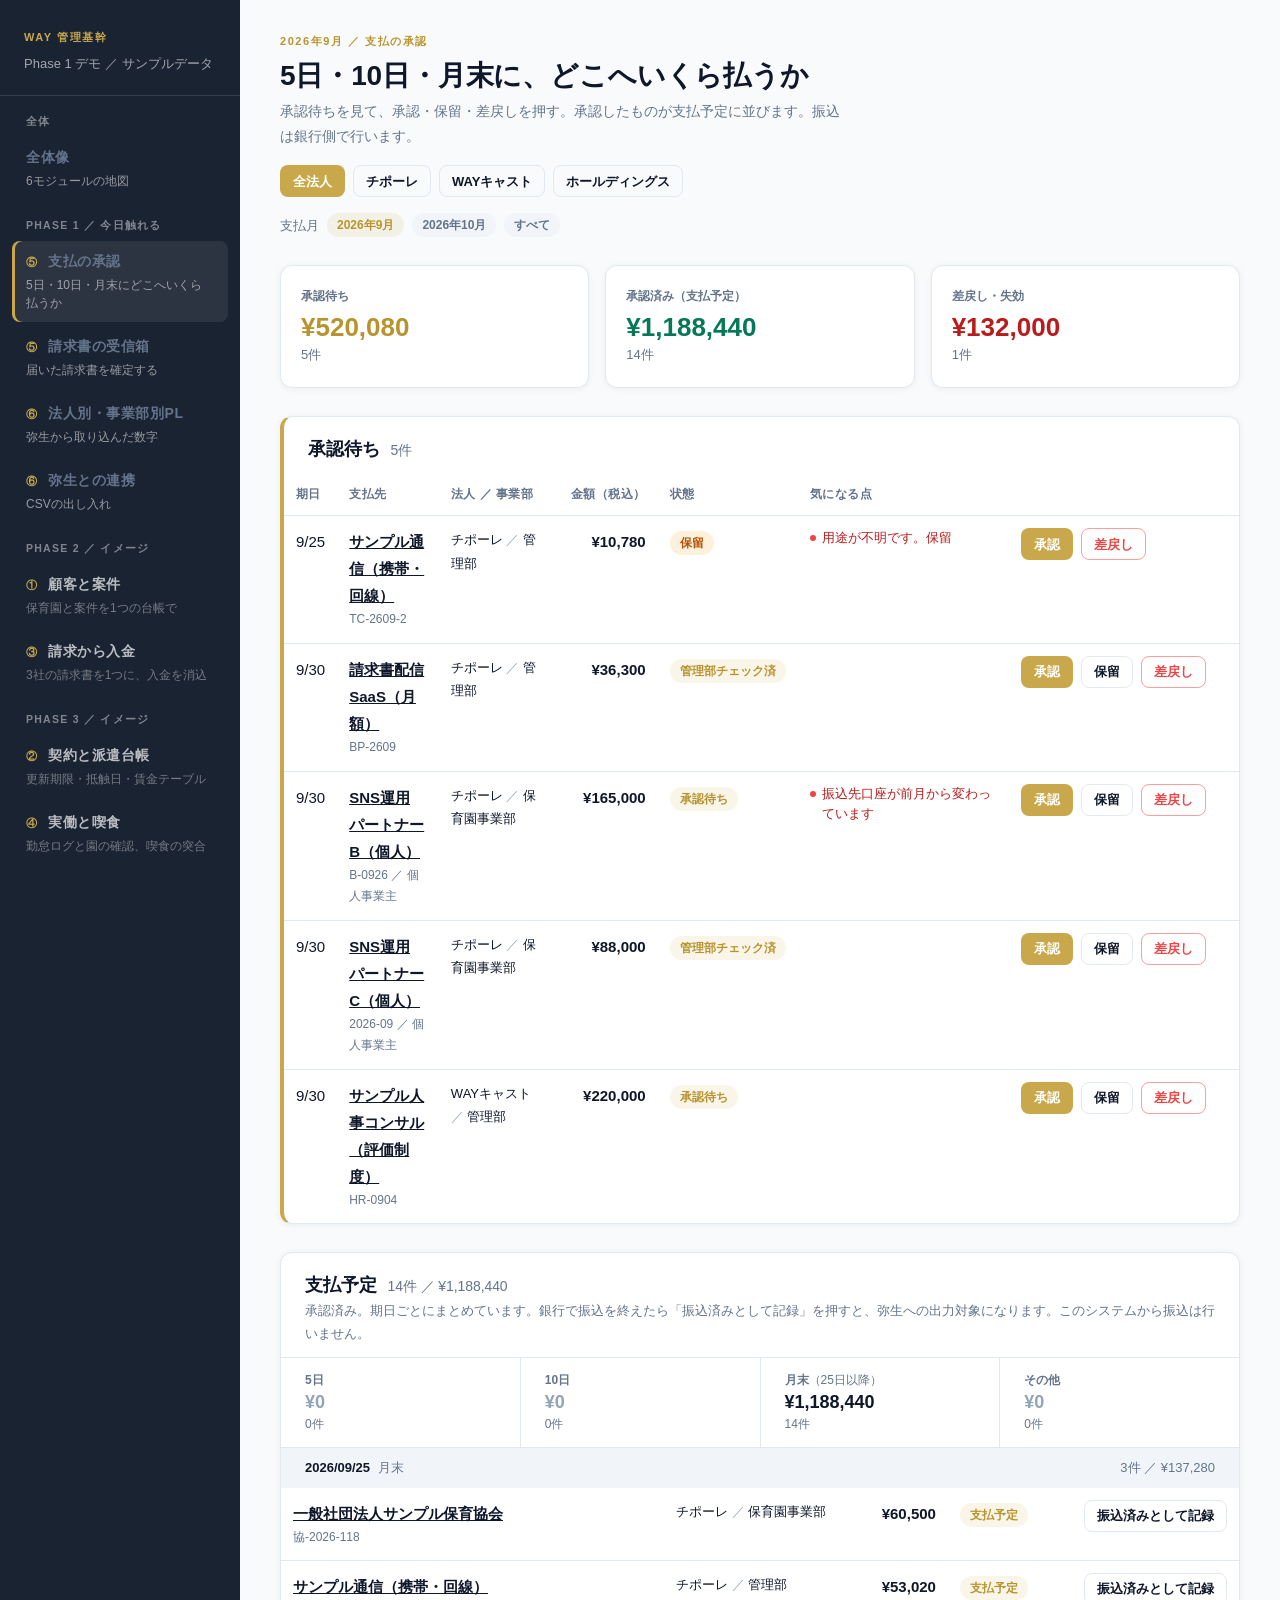
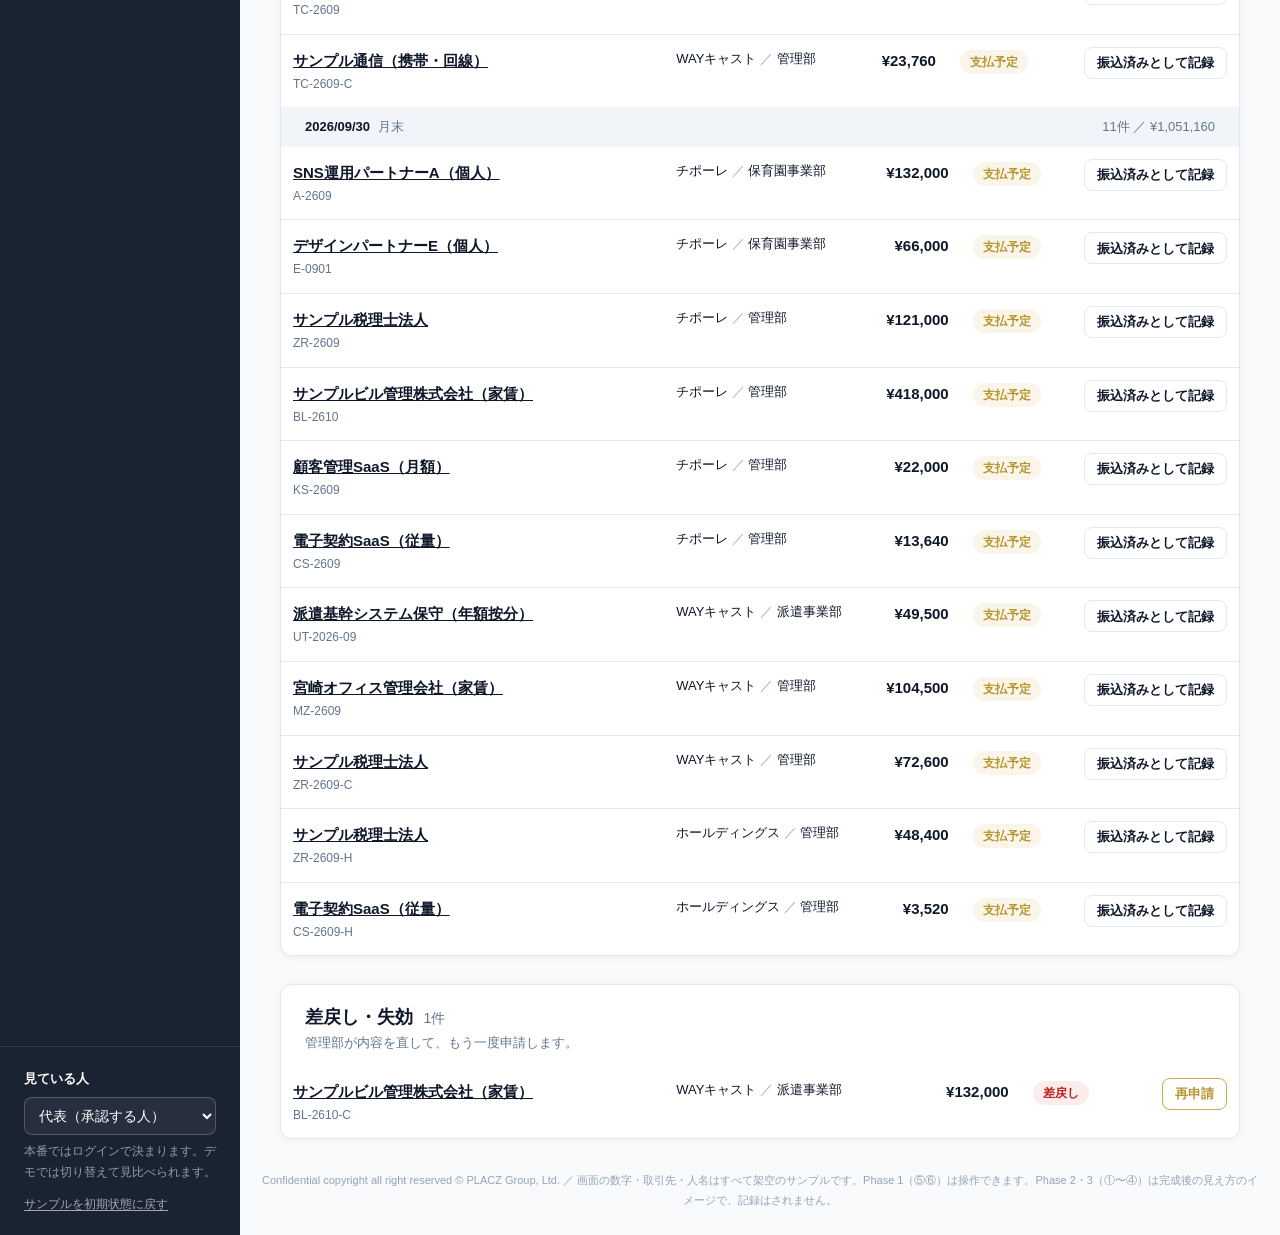
<file: index.html>
<!doctype html>
<html lang="ja">
<head>
<meta charset="utf-8">
<meta name="viewport" content="width=device-width, initial-scale=1">
<meta name="robots" content="noindex, nofollow">
<title>WAY 管理基幹 ｜ Phase 1 デモ</title>
<link rel="stylesheet" href="style.css">
</head>
<body>
<div class="app">
  <aside class="side">
    <div class="brand">
      <p class="eyebrow">WAY 管理基幹</p>
      <p class="small" style="color:rgba(255,255,255,.6);margin-top:4px">Phase 1 デモ ／ サンプルデータ</p>
    </div>
    <nav id="nav"></nav>
    <div class="who">
      <p class="semi">見ている人</p>
      <select id="role" aria-label="視点の切替">
        <option value="representative">代表（承認する人）</option>
        <option value="admin">管理部（確定・チェックする人）</option>
      </select>
      <p class="xs" style="color:rgba(255,255,255,.55);margin-top:6px">本番ではログインで決まります。デモでは切り替えて見比べられます。</p>
      <button type="button" data-act="reset">サンプルを初期状態に戻す</button>
    </div>
  </aside>
  <div style="min-width:0">
    <main id="main"></main>
    <footer class="foot">Confidential copyright all right reserved © PLACZ Group, Ltd. ／ 画面の数字・取引先・人名はすべて架空のサンプルです。Phase 1（⑤⑥）は操作できます。Phase 2・3（①〜④）は完成後の見え方のイメージで、記録はされません。</footer>
  </div>
</div>
<div class="toast" id="toast"></div>
<script src="data.js"></script>
<script src="modules.js"></script>
<script src="app.js"></script>
</body>
</html>
</file>
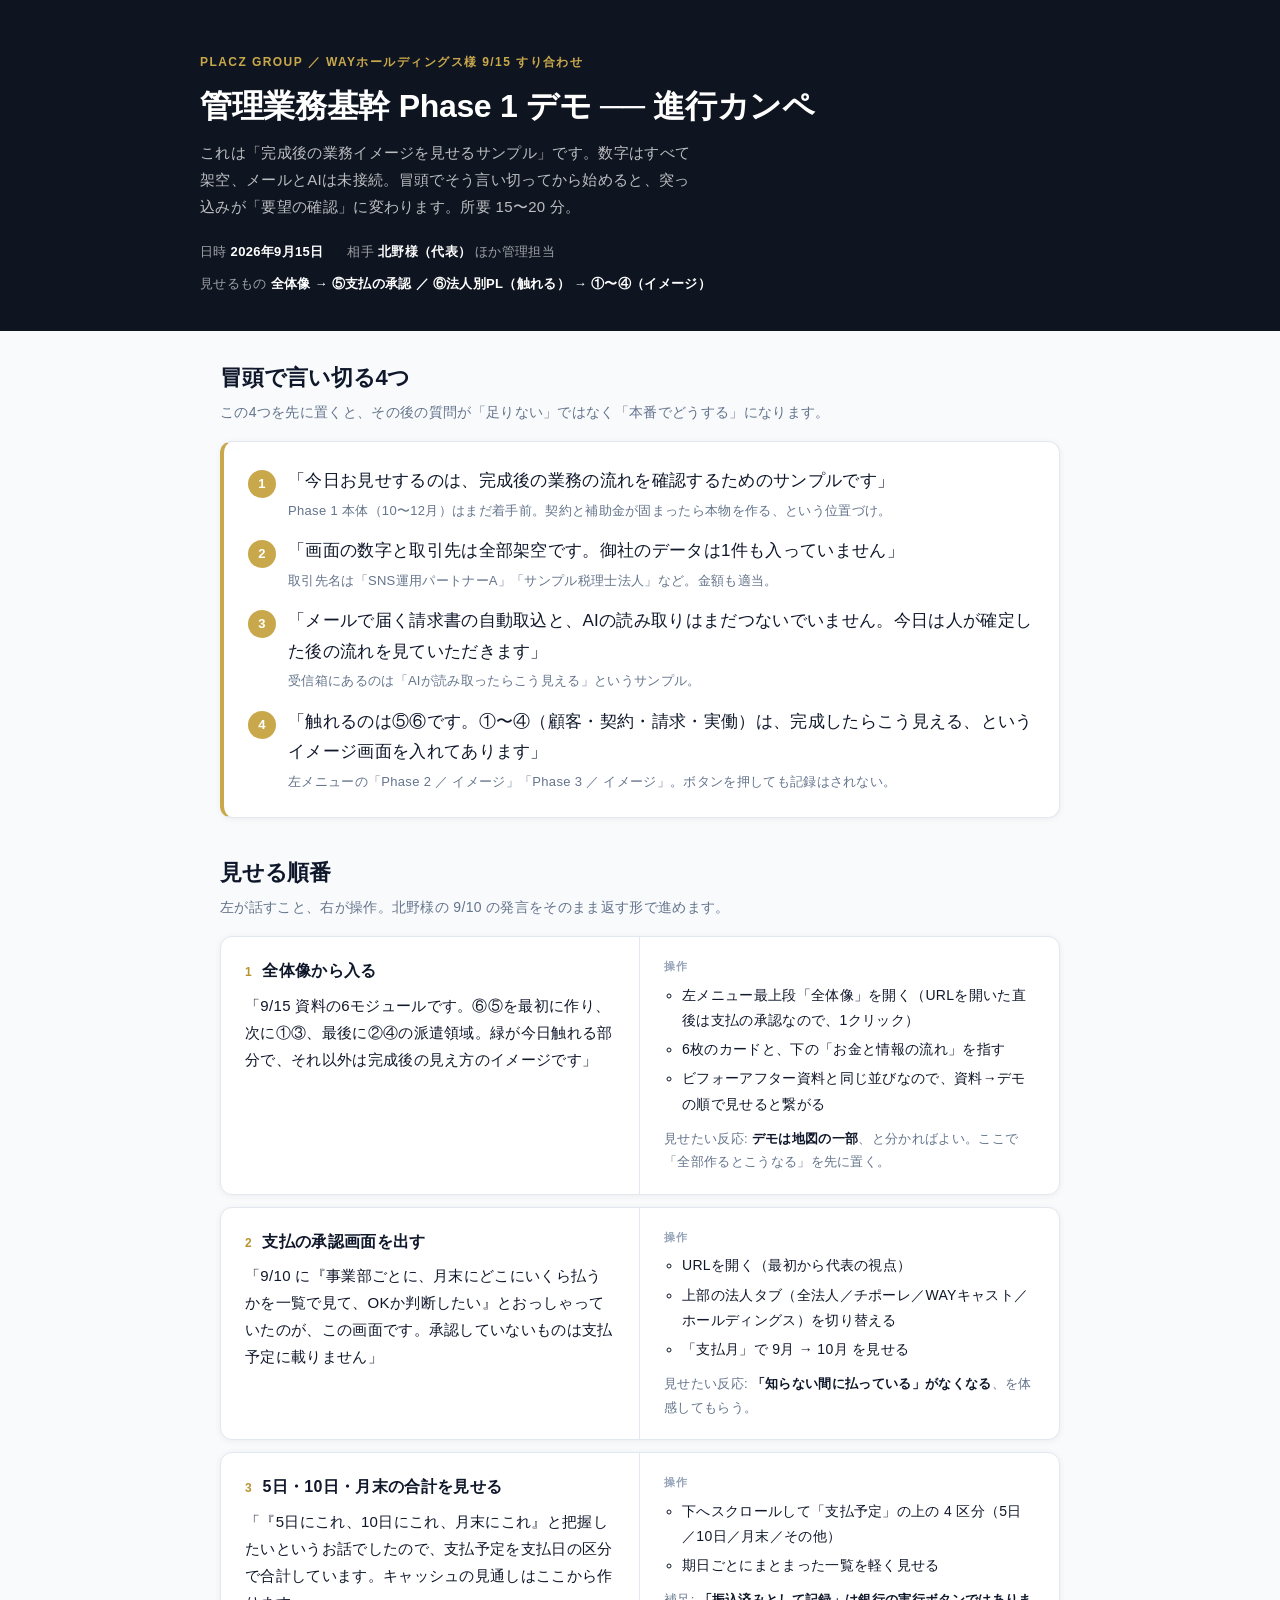
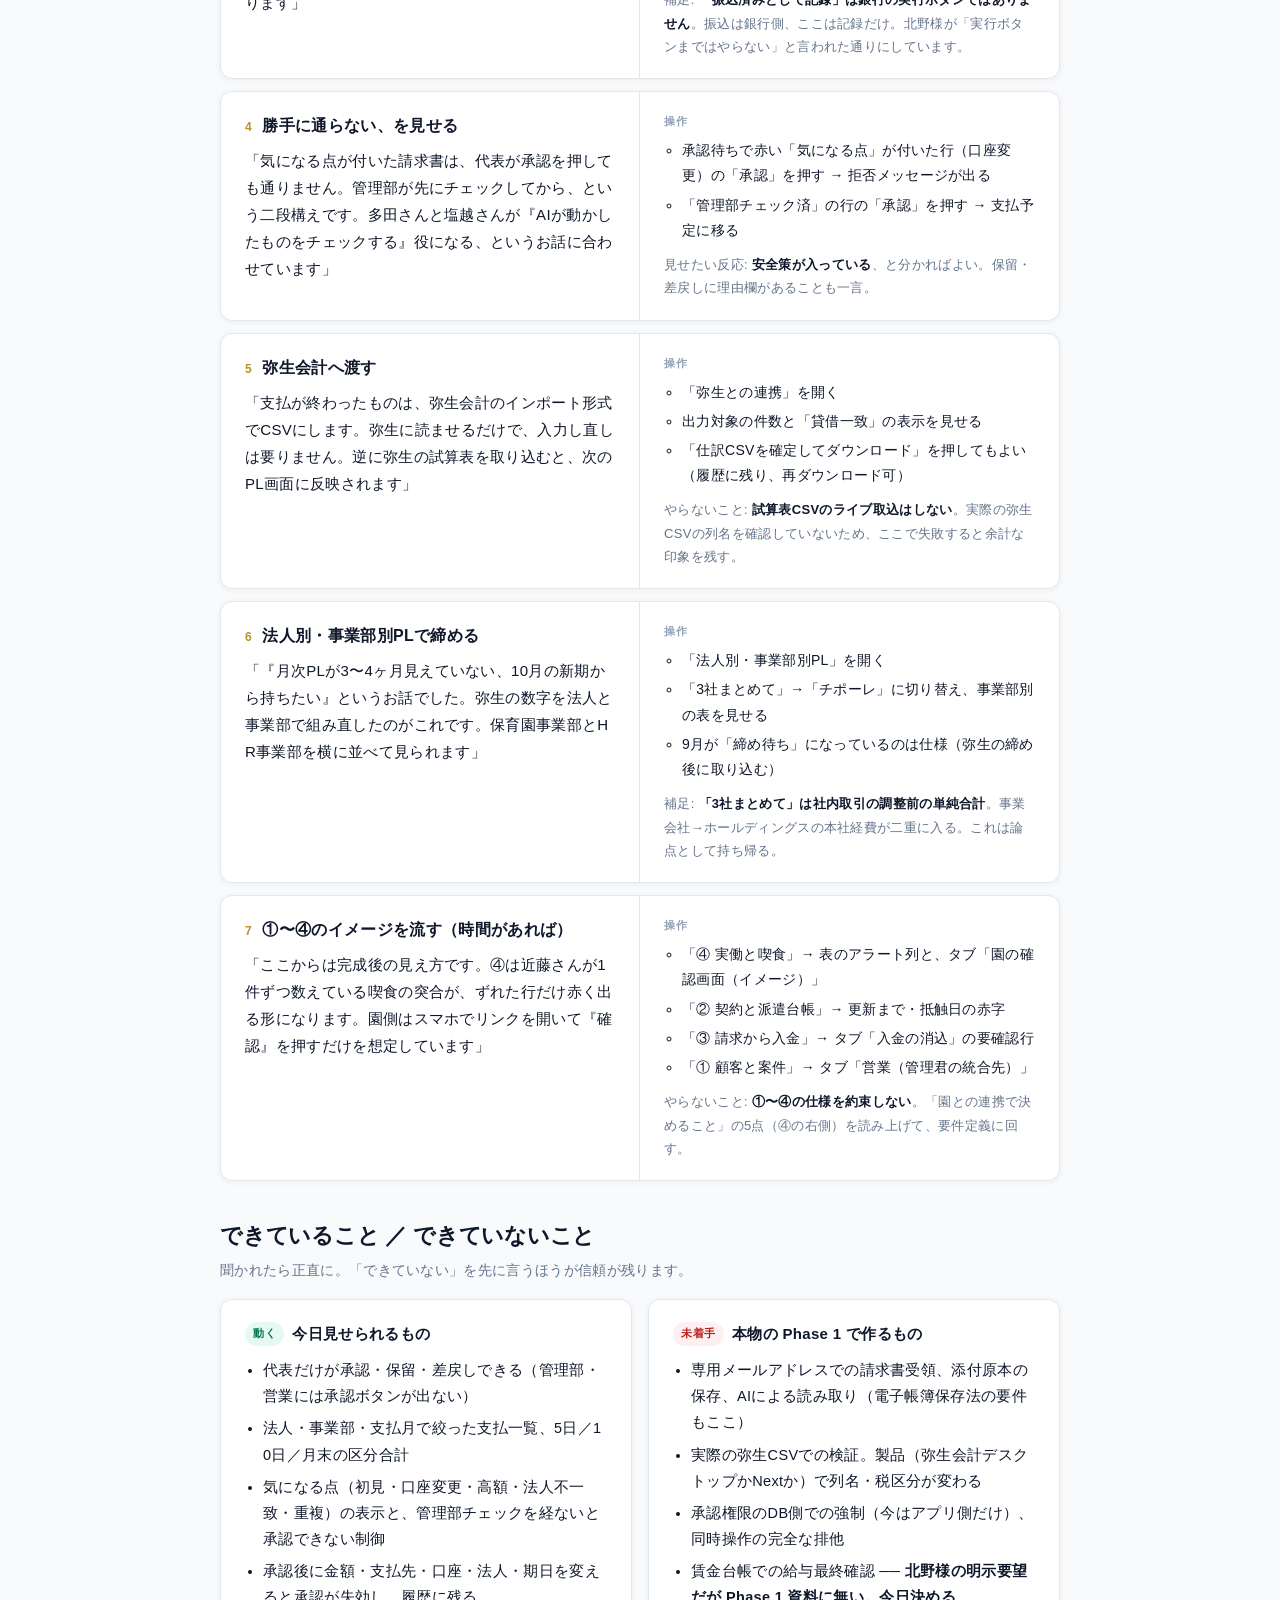
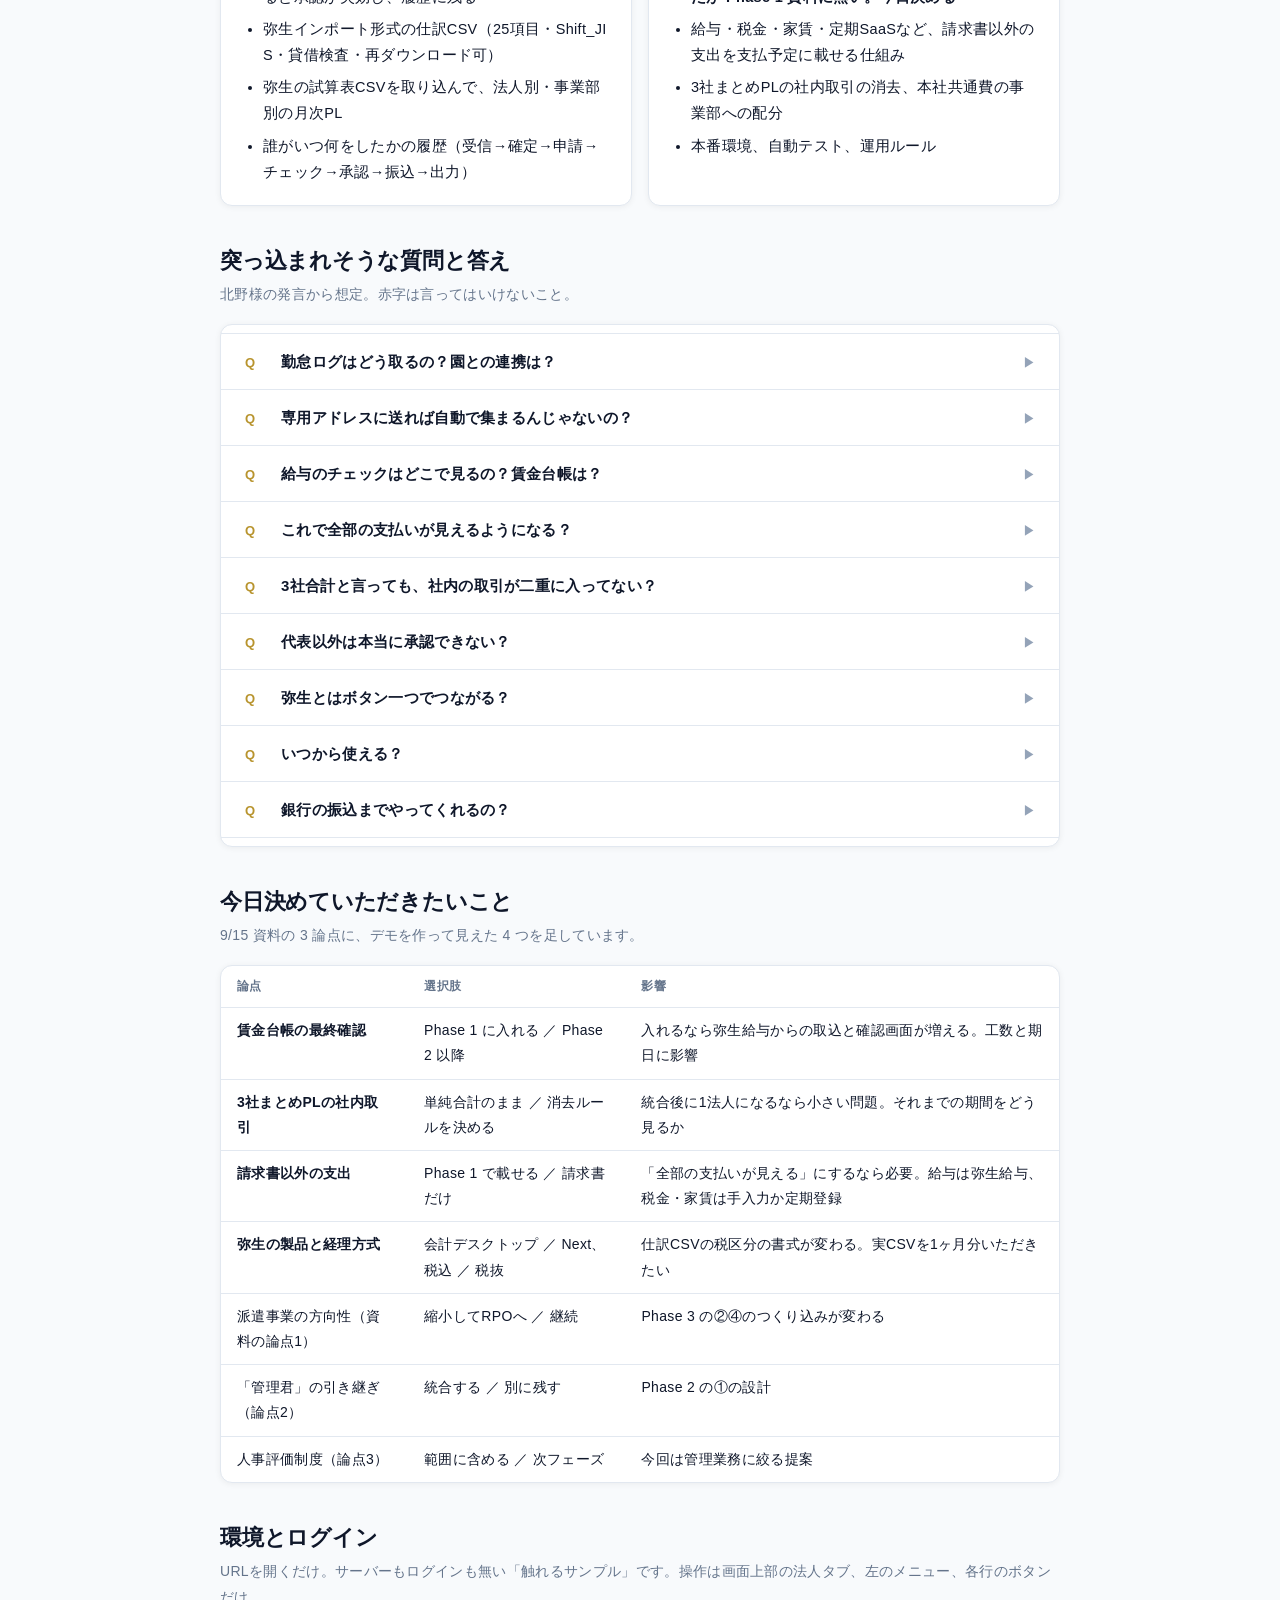
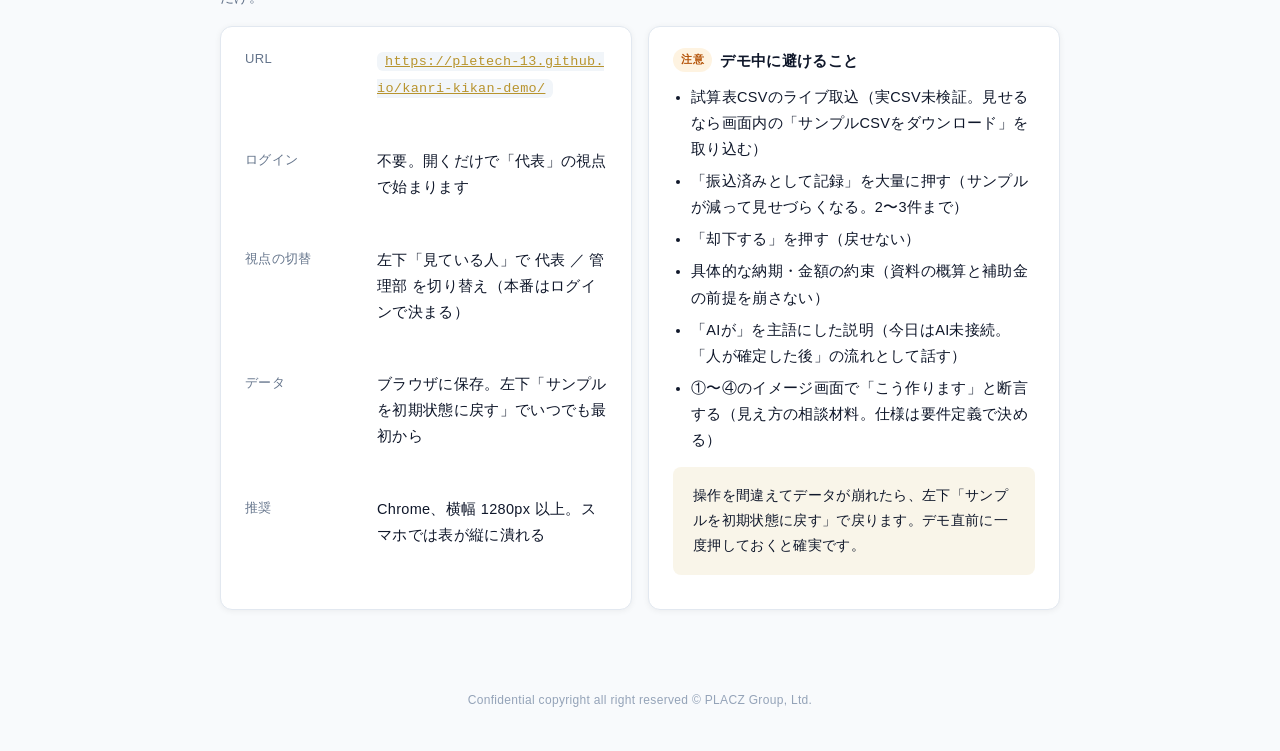
<file: notes-7c3e9a/index.html>
<!DOCTYPE html>
<html lang="ja">
<head>
<meta charset="UTF-8">
<meta name="viewport" content="width=device-width, initial-scale=1">
<meta name="robots" content="noindex, nofollow">
<title>WAY管理基幹 デモ進行カンペ</title>
<style>
  :root {
    --bg: #f8fafc; --bg2: #f1f5f9; --card: #ffffff; --text: #0f172a; --sub: #64748b; --muted: #94a3b8; --border: #e2e8f0;
    --gold: #c9a84c; --gold-d: #b8942e; --gold-pale: rgba(201,168,76,.12);
    --navy: #1a2332; --navy-deep: #0f1520;
    --danger: #b91c1c; --danger-pale: rgba(239,68,68,.08); --ok: #047857; --ok-pale: rgba(16,185,129,.10); --warn: #b45309; --warn-pale: rgba(245,158,11,.12);
    --shadow: 0 1px 6px rgba(0,0,0,.06);
  }
  @media (prefers-color-scheme: dark) {
    :root:not([data-theme="light"]) {
      --bg: #202833; --bg2: #2a3340; --card: #1e2a3a; --text: #ffffff; --sub: rgba(255,255,255,.7); --muted: rgba(255,255,255,.4); --border: rgba(255,255,255,.15);
      --gold-pale: rgba(201,168,76,.16); --danger: #f87171; --danger-pale: rgba(239,68,68,.14); --ok: #34d399; --ok-pale: rgba(16,185,129,.14); --warn: #fbbf24; --warn-pale: rgba(245,158,11,.16);
      --shadow: 0 4px 24px rgba(0,0,0,.4);
    }
  }
  :root[data-theme="dark"] {
    --bg: #202833; --bg2: #2a3340; --card: #1e2a3a; --text: #ffffff; --sub: rgba(255,255,255,.7); --muted: rgba(255,255,255,.4); --border: rgba(255,255,255,.15);
    --gold-pale: rgba(201,168,76,.16); --danger: #f87171; --danger-pale: rgba(239,68,68,.14); --ok: #34d399; --ok-pale: rgba(16,185,129,.14); --warn: #fbbf24; --warn-pale: rgba(245,158,11,.16);
    --shadow: 0 4px 24px rgba(0,0,0,.4);
  }
  * { box-sizing: border-box; }
  body { margin: 0; background: var(--bg); color: var(--text); font-family: 'Inter', 'Noto Sans JP', 'Hiragino Sans', 'Hiragino Kaku Gothic ProN', 'Yu Gothic', Meiryo, sans-serif; font-size: 16px; line-height: 1.8; letter-spacing: .02em; word-break: break-all; overflow-wrap: break-word; line-break: strict; }
  .num { font-variant-numeric: tabular-nums; }
  header.top { background: var(--navy-deep); color: #fff; padding: 40px 20px 36px; }
  header.top .inner { max-width: 880px; margin: 0 auto; }
  .eyebrow { font-size: 12px; font-weight: 600; letter-spacing: .12em; text-transform: uppercase; color: var(--gold); }
  header h1 { margin: 8px 0 0; font-size: 32px; line-height: 1.3; font-weight: 700; letter-spacing: -.01em; text-wrap: balance; }
  header p.lead { margin: 12px 0 0; max-width: 60ch; color: rgba(255,255,255,.72); font-size: 15px; }
  .meta { display: flex; flex-wrap: wrap; gap: 8px 24px; margin-top: 20px; font-size: 13px; color: rgba(255,255,255,.6); }
  .meta b { color: #fff; font-weight: 600; }
  main { max-width: 880px; margin: 0 auto; padding: 32px 20px 80px; display: flex; flex-direction: column; gap: 40px; }
  section > h2 { font-size: 22px; line-height: 1.4; font-weight: 700; margin: 0 0 6px; letter-spacing: -.01em; }
  section > p.sub { margin: 0 0 16px; color: var(--sub); font-size: 14px; }
  .card { background: var(--card); border: 1px solid var(--border); border-radius: 12px; box-shadow: var(--shadow); }
  .key { border-left: 4px solid var(--gold); }
  .say { padding: 24px; display: grid; gap: 14px; }
  .say .line { display: grid; grid-template-columns: 28px 1fr; gap: 12px; align-items: start; }
  .say .dot { width: 28px; height: 28px; border-radius: 50%; background: var(--gold); color: #fff; font-weight: 700; font-size: 13px; display: grid; place-items: center; margin-top: 4px; }
  .say .line p { margin: 0; font-size: 17px; font-weight: 500; }
  .say .line small { display: block; color: var(--sub); font-size: 13px; font-weight: 400; margin-top: 2px; }
  ol.steps { list-style: none; margin: 0; padding: 0; display: flex; flex-direction: column; gap: 12px; counter-reset: step; }
  ol.steps > li { counter-increment: step; }
  .step { display: grid; grid-template-columns: 1fr 1fr; }
  .step > div { padding: 20px 24px; }
  .step .talk { border-right: 1px solid var(--border); }
  .step h3 { margin: 0 0 6px; font-size: 16px; font-weight: 700; display: flex; gap: 10px; align-items: baseline; }
  .step h3::before { content: counter(step); font-size: 12px; font-weight: 600; color: var(--gold-d); letter-spacing: .06em; }
  .step .label { font-size: 11px; font-weight: 600; letter-spacing: .1em; text-transform: uppercase; color: var(--muted); margin-bottom: 6px; }
  .step p { margin: 0; font-size: 15px; }
  .step ul { margin: 0; padding-left: 18px; font-size: 14px; }
  .step li + li { margin-top: 4px; }
  .step .then { margin-top: 10px; font-size: 13px; color: var(--sub); }
  .step .then b { color: var(--text); font-weight: 600; }
  @media (max-width: 767px) { .step { grid-template-columns: 1fr; } .step .talk { border-right: 0; border-bottom: 1px solid var(--border); } header h1 { font-size: 24px; } }
  .grid2 { display: grid; grid-template-columns: 1fr 1fr; gap: 16px; }
  @media (max-width: 767px) { .grid2 { grid-template-columns: 1fr; } }
  .list { padding: 20px 24px; }
  .list h3 { margin: 0 0 10px; font-size: 15px; font-weight: 700; display: flex; align-items: center; gap: 8px; }
  .list ul { margin: 0; padding-left: 18px; font-size: 14.5px; }
  .list li + li { margin-top: 6px; }
  .tag { font-size: 11px; font-weight: 600; letter-spacing: .06em; padding: 2px 8px; border-radius: 999px; }
  .tag.ok { background: var(--ok-pale); color: var(--ok); }
  .tag.no { background: var(--danger-pale); color: var(--danger); }
  .tag.warn { background: var(--warn-pale); color: var(--warn); }
  details.qa { border-top: 1px solid var(--border); }
  details.qa:last-of-type { border-bottom: 1px solid var(--border); }
  details.qa summary { cursor: pointer; padding: 14px 24px; font-weight: 600; font-size: 15px; list-style: none; display: grid; grid-template-columns: 24px 1fr auto; gap: 12px; align-items: baseline; }
  details.qa summary::-webkit-details-marker { display: none; }
  details.qa summary .q { color: var(--gold-d); font-weight: 700; font-size: 13px; }
  details.qa summary .chev { color: var(--muted); font-size: 12px; transition: transform .15s; }
  details.qa[open] summary .chev { transform: rotate(90deg); }
  details.qa .a { padding: 0 24px 16px 60px; font-size: 14.5px; }
  details.qa .a p { margin: 0 0 6px; }
  details.qa .a .never { color: var(--danger); font-size: 13px; }
  .qa-wrap { padding: 8px 0; }
  table.plain { width: 100%; border-collapse: collapse; font-size: 14px; }
  table.plain th, table.plain td { text-align: left; padding: 10px 16px; border-bottom: 1px solid var(--border); vertical-align: top; }
  table.plain th { font-size: 12px; font-weight: 600; color: var(--sub); letter-spacing: .04em; }
  table.plain tr:last-child td { border-bottom: 0; }
  .scroll { overflow-x: auto; }
  .note { padding: 16px 20px; background: var(--gold-pale); border-radius: 8px; font-size: 14px; }
  .note b { font-weight: 600; }
  .env { padding: 20px 24px; display: grid; gap: 6px; font-size: 14.5px; }
  .env .row { display: grid; grid-template-columns: 120px 1fr; gap: 12px; }
  .env .row span:first-child { color: var(--sub); font-size: 13px; }
  .url { font-family: SFMono-Regular, Consolas, Menlo, monospace; font-size: 13.5px; background: var(--bg2); padding: 2px 8px; border-radius: 6px; }
  footer { text-align: center; color: var(--muted); font-size: 12px; padding: 0 20px 40px; }
  a { color: var(--gold-d); }
  :focus-visible { outline: 2px solid var(--gold); outline-offset: 2px; }
</style>
</head>
<body>

<header class="top">
  <div class="inner">
    <p class="eyebrow">PLACZ GROUP ／ WAYホールディングス様 9/15 すり合わせ</p>
    <h1>管理業務基幹 Phase 1 デモ ── 進行カンペ</h1>
    <p class="lead">これは「完成後の業務イメージを見せるサンプル」です。数字はすべて架空、メールとAIは未接続。冒頭でそう言い切ってから始めると、突っ込みが「要望の確認」に変わります。所要 15〜20 分。</p>
    <div class="meta">
      <span>日時 <b>2026年9月15日</b></span>
      <span>相手 <b>北野様（代表）</b> ほか管理担当</span>
      <span>見せるもの <b>全体像 → ⑤支払の承認 ／ ⑥法人別PL（触れる） → ①〜④（イメージ）</b></span>
    </div>
  </div>
</header>

<main>

  <section>
    <h2>冒頭で言い切る4つ</h2>
    <p class="sub">この4つを先に置くと、その後の質問が「足りない」ではなく「本番でどうする」になります。</p>
    <div class="card key say">
      <div class="line"><span class="dot">1</span><div><p>「今日お見せするのは、完成後の業務の流れを確認するためのサンプルです」<small>Phase 1 本体（10〜12月）はまだ着手前。契約と補助金が固まったら本物を作る、という位置づけ。</small></div></div>
      <div class="line"><span class="dot">2</span><div><p>「画面の数字と取引先は全部架空です。御社のデータは1件も入っていません」<small>取引先名は「SNS運用パートナーA」「サンプル税理士法人」など。金額も適当。</small></div></div>
      <div class="line"><span class="dot">3</span><div><p>「メールで届く請求書の自動取込と、AIの読み取りはまだつないでいません。今日は人が確定した後の流れを見ていただきます」<small>受信箱にあるのは「AIが読み取ったらこう見える」というサンプル。</small></div></div>
      <div class="line"><span class="dot">4</span><div><p>「触れるのは⑤⑥です。①〜④（顧客・契約・請求・実働）は、完成したらこう見える、というイメージ画面を入れてあります」<small>左メニューの「Phase 2 ／ イメージ」「Phase 3 ／ イメージ」。ボタンを押しても記録はされない。</small></div></div>
    </div>
  </section>

  <section>
    <h2>見せる順番</h2>
    <p class="sub">左が話すこと、右が操作。北野様の 9/10 の発言をそのまま返す形で進めます。</p>
    <ol class="steps">
      <li class="card step">
        <div class="talk"><h3>全体像から入る</h3><p>「9/15 資料の6モジュールです。⑥⑤を最初に作り、次に①③、最後に②④の派遣領域。緑が今日触れる部分で、それ以外は完成後の見え方のイメージです」</p></div>
        <div><div class="label">操作</div><ul><li>左メニュー最上段「全体像」を開く（URLを開いた直後は支払の承認なので、1クリック）</li><li>6枚のカードと、下の「お金と情報の流れ」を指す</li><li>ビフォーアフター資料と同じ並びなので、資料→デモの順で見せると繋がる</li></ul><p class="then">見せたい反応: <b>デモは地図の一部</b>、と分かればよい。ここで「全部作るとこうなる」を先に置く。</p></div>
      </li>
      <li class="card step">
        <div class="talk"><h3>支払の承認画面を出す</h3><p>「9/10 に『事業部ごとに、月末にどこにいくら払うかを一覧で見て、OKか判断したい』とおっしゃっていたのが、この画面です。承認していないものは支払予定に載りません」</p></div>
        <div><div class="label">操作</div><ul><li>URLを開く（最初から代表の視点）</li><li>上部の法人タブ（全法人／チポーレ／WAYキャスト／ホールディングス）を切り替える</li><li>「支払月」で 9月 → 10月 を見せる</li></ul><p class="then">見せたい反応: <b>「知らない間に払っている」がなくなる</b>、を体感してもらう。</p></div>
      </li>
      <li class="card step">
        <div class="talk"><h3>5日・10日・月末の合計を見せる</h3><p>「『5日にこれ、10日にこれ、月末にこれ』と把握したいというお話でしたので、支払予定を支払日の区分で合計しています。キャッシュの見通しはここから作ります」</p></div>
        <div><div class="label">操作</div><ul><li>下へスクロールして「支払予定」の上の 4 区分（5日／10日／月末／その他）</li><li>期日ごとにまとまった一覧を軽く見せる</li></ul><p class="then">補足: <b>「振込済みとして記録」は銀行の実行ボタンではありません</b>。振込は銀行側、ここは記録だけ。北野様が「実行ボタンまではやらない」と言われた通りにしています。</p></div>
      </li>
      <li class="card step">
        <div class="talk"><h3>勝手に通らない、を見せる</h3><p>「気になる点が付いた請求書は、代表が承認を押しても通りません。管理部が先にチェックしてから、という二段構えです。多田さんと塩越さんが『AIが動かしたものをチェックする』役になる、というお話に合わせています」</p></div>
        <div><div class="label">操作</div><ul><li>承認待ちで赤い「気になる点」が付いた行（口座変更）の「承認」を押す → 拒否メッセージが出る</li><li>「管理部チェック済」の行の「承認」を押す → 支払予定に移る</li></ul><p class="then">見せたい反応: <b>安全策が入っている</b>、と分かればよい。保留・差戻しに理由欄があることも一言。</p></div>
      </li>
      <li class="card step">
        <div class="talk"><h3>弥生会計へ渡す</h3><p>「支払が終わったものは、弥生会計のインポート形式でCSVにします。弥生に読ませるだけで、入力し直しは要りません。逆に弥生の試算表を取り込むと、次のPL画面に反映されます」</p></div>
        <div><div class="label">操作</div><ul><li>「弥生との連携」を開く</li><li>出力対象の件数と「貸借一致」の表示を見せる</li><li>「仕訳CSVを確定してダウンロード」を押してもよい（履歴に残り、再ダウンロード可）</li></ul><p class="then">やらないこと: <b>試算表CSVのライブ取込はしない</b>。実際の弥生CSVの列名を確認していないため、ここで失敗すると余計な印象を残す。</p></div>
      </li>
      <li class="card step">
        <div class="talk"><h3>法人別・事業部別PLで締める</h3><p>「『月次PLが3〜4ヶ月見えていない、10月の新期から持ちたい』というお話でした。弥生の数字を法人と事業部で組み直したのがこれです。保育園事業部とHR事業部を横に並べて見られます」</p></div>
        <div><div class="label">操作</div><ul><li>「法人別・事業部別PL」を開く</li><li>「3社まとめて」→「チポーレ」に切り替え、事業部別の表を見せる</li><li>9月が「締め待ち」になっているのは仕様（弥生の締め後に取り込む）</li></ul><p class="then">補足: <b>「3社まとめて」は社内取引の調整前の単純合計</b>。事業会社→ホールディングスの本社経費が二重に入る。これは論点として持ち帰る。</p></div>
      </li>
      <li class="card step">
        <div class="talk"><h3>①〜④のイメージを流す（時間があれば）</h3><p>「ここからは完成後の見え方です。④は近藤さんが1件ずつ数えている喫食の突合が、ずれた行だけ赤く出る形になります。園側はスマホでリンクを開いて『確認』を押すだけを想定しています」</p></div>
        <div><div class="label">操作</div><ul><li>「④ 実働と喫食」→ 表のアラート列と、タブ「園の確認画面（イメージ）」</li><li>「② 契約と派遣台帳」→ 更新まで・抵触日の赤字</li><li>「③ 請求から入金」→ タブ「入金の消込」の要確認行</li><li>「① 顧客と案件」→ タブ「営業（管理君の統合先）」</li></ul><p class="then">やらないこと: <b>①〜④の仕様を約束しない</b>。「園との連携で決めること」の5点（④の右側）を読み上げて、要件定義に回す。</p></div>
      </li>
    </ol>
  </section>

  <section>
    <h2>できていること ／ できていないこと</h2>
    <p class="sub">聞かれたら正直に。「できていない」を先に言うほうが信頼が残ります。</p>
    <div class="grid2">
      <div class="card list">
        <h3><span class="tag ok">動く</span>今日見せられるもの</h3>
        <ul>
          <li>代表だけが承認・保留・差戻しできる（管理部・営業には承認ボタンが出ない）</li>
          <li>法人・事業部・支払月で絞った支払一覧、5日／10日／月末の区分合計</li>
          <li>気になる点（初見・口座変更・高額・法人不一致・重複）の表示と、管理部チェックを経ないと承認できない制御</li>
          <li>承認後に金額・支払先・口座・法人・期日を変えると承認が失効し、履歴に残る</li>
          <li>弥生インポート形式の仕訳CSV（25項目・Shift_JIS・貸借検査・再ダウンロード可）</li>
          <li>弥生の試算表CSVを取り込んで、法人別・事業部別の月次PL</li>
          <li>誰がいつ何をしたかの履歴（受信→確定→申請→チェック→承認→振込→出力）</li>
        </ul>
      </div>
      <div class="card list">
        <h3><span class="tag no">未着手</span>本物の Phase 1 で作るもの</h3>
        <ul>
          <li>専用メールアドレスでの請求書受領、添付原本の保存、AIによる読み取り（電子帳簿保存法の要件もここ）</li>
          <li>実際の弥生CSVでの検証。製品（弥生会計デスクトップかNextか）で列名・税区分が変わる</li>
          <li>承認権限のDB側での強制（今はアプリ側だけ）、同時操作の完全な排他</li>
          <li>賃金台帳での給与最終確認 ── <b>北野様の明示要望だが Phase 1 資料に無い。今日決める</b></li>
          <li>給与・税金・家賃・定期SaaSなど、請求書以外の支出を支払予定に載せる仕組み</li>
          <li>3社まとめPLの社内取引の消去、本社共通費の事業部への配分</li>
          <li>本番環境、自動テスト、運用ルール</li>
        </ul>
      </div>
    </div>
  </section>

  <section>
    <h2>突っ込まれそうな質問と答え</h2>
    <p class="sub">北野様の発言から想定。赤字は言ってはいけないこと。</p>
    <div class="card qa-wrap">
      <details class="qa"><summary><span class="q">Q</span>勤怠ログはどう取るの？園との連携は？<span class="chev">▶</span></summary><div class="a"><p>「打刻はハーモス勤怠から自動で取り、紙のタイムシートと e-navi は廃止します。園には月末にリンクを送り、スマホで実働と喫食数を確認してもらう想定です。誰が確認するか、喫食は本人申告と園集計のどちらを正にするか、締め日、紙の園への経路、e-navi の並行期間。この5点を園側と決めてから作ります」</p><p class="never">言わない: 「園に登録してもらいます」「全部自動で合います」</p></div></details>
      <details class="qa"><summary><span class="q">Q</span>専用アドレスに送れば自動で集まるんじゃないの？<span class="chev">▶</span></summary><div class="a"><p>「その通りで、それが本物の Phase 1 の入口です。今日はその先、人が確定してから代表が承認するところまでを見ていただいています。メールの受信・原本の保存・AIの読み取りは、電子帳簿保存法の要件と一緒に設計します」</p><p class="never">言わない: 「すぐつなげます」「AIで全部自動になります」</p></div></details>
      <details class="qa"><summary><span class="q">Q</span>給与のチェックはどこで見るの？賃金台帳は？<span class="chev">▶</span></summary><div class="a"><p>「9/10 で伺った明示のご要望ですが、9/15 資料の Phase 1 には入れていませんでした。給与計算そのものは弥生給与に残す前提で、賃金台帳を取り込んで代表が確認する画面を Phase 1 に含めるかどうか、今日ご判断をいただきたい論点です」</p><p class="never">言わない: 「Phase 1 に入っています」「簡単に足せます」</p></div></details>
      <details class="qa"><summary><span class="q">Q</span>これで全部の支払いが見えるようになる？<span class="chev">▶</span></summary><div class="a"><p>「今日の画面は取引先からの請求書が対象です。給与・税金・家賃・定期のSaaS費用のように請求書が来ないものをどう載せるかは、要件定義で決めます。『知らない間に払っている』をなくすには、そこまで含める必要があると考えています」</p></div></details>
      <details class="qa"><summary><span class="q">Q</span>3社合計と言っても、社内の取引が二重に入ってない？<span class="chev">▶</span></summary><div class="a"><p>「入っています。今は単純合計で、経営判断に使う数字にはまだなっていません。事業会社からホールディングスへの本社経費など、消す対象を北野様と決めさせてください。統合後に1法人になるなら、この問題自体が小さくなります」</p></div></details>
      <details class="qa"><summary><span class="q">Q</span>代表以外は本当に承認できない？<span class="chev">▶</span></summary><div class="a"><p>「画面と処理の両方で代表だけに絞っています。ただし本番ではデータベース側でも強制する必要があり、それは本番前の必須対応に入れています」</p><p class="never">言わない: 「完全に安全です」</p></div></details>
      <details class="qa"><summary><span class="q">Q</span>弥生とはボタン一つでつながる？<span class="chev">▶</span></summary><div class="a"><p>「弥生の API は 2026年9月時点でまだ試験提供のため、CSV の受け渡しにしています。出す側は弥生のインポート形式そのまま、受ける側は残高試算表です。御社の弥生が会計デスクトップか Next か、教えていただけると税区分の書式を確定できます」</p></div></details>
      <details class="qa"><summary><span class="q">Q</span>いつから使える？<span class="chev">▶</span></summary><div class="a"><p>「資料のスケジュール通りで、Phase 1 は 10〜12月、新期初月からPLが見える状態を目標にしています。そのために今日、範囲を確定させてください」</p><p class="never">言わない: 具体的な日付の約束</p></div></details>
      <details class="qa"><summary><span class="q">Q</span>銀行の振込までやってくれるの？<span class="chev">▶</span></summary><div class="a"><p>「やりません。9/10 で『実行ボタンまでは求めない』と伺った通り、振込は銀行側で行い、ここでは『振込済み』の記録だけを持ちます。承認と実行を分けるほうが安全でもあります」</p></div></details>
    </div>
  </section>

  <section>
    <h2>今日決めていただきたいこと</h2>
    <p class="sub">9/15 資料の 3 論点に、デモを作って見えた 4 つを足しています。</p>
    <div class="card scroll">
      <table class="plain">
        <thead><tr><th>論点</th><th>選択肢</th><th>影響</th></tr></thead>
        <tbody>
          <tr><td><b>賃金台帳の最終確認</b></td><td>Phase 1 に入れる ／ Phase 2 以降</td><td>入れるなら弥生給与からの取込と確認画面が増える。工数と期日に影響</td></tr>
          <tr><td><b>3社まとめPLの社内取引</b></td><td>単純合計のまま ／ 消去ルールを決める</td><td>統合後に1法人になるなら小さい問題。それまでの期間をどう見るか</td></tr>
          <tr><td><b>請求書以外の支出</b></td><td>Phase 1 で載せる ／ 請求書だけ</td><td>「全部の支払いが見える」にするなら必要。給与は弥生給与、税金・家賃は手入力か定期登録</td></tr>
          <tr><td><b>弥生の製品と経理方式</b></td><td>会計デスクトップ ／ Next、税込 ／ 税抜</td><td>仕訳CSVの税区分の書式が変わる。実CSVを1ヶ月分いただきたい</td></tr>
          <tr><td>派遣事業の方向性（資料の論点1）</td><td>縮小してRPOへ ／ 継続</td><td>Phase 3 の②④のつくり込みが変わる</td></tr>
          <tr><td>「管理君」の引き継ぎ（論点2）</td><td>統合する ／ 別に残す</td><td>Phase 2 の①の設計</td></tr>
          <tr><td>人事評価制度（論点3）</td><td>範囲に含める ／ 次フェーズ</td><td>今回は管理業務に絞る提案</td></tr>
        </tbody>
      </table>
    </div>
  </section>

  <section>
    <h2>環境とログイン</h2>
    <p class="sub">URLを開くだけ。サーバーもログインも無い「触れるサンプル」です。操作は画面上部の法人タブ、左のメニュー、各行のボタンだけ。</p>
    <div class="grid2">
      <div class="card env">
        <div class="row"><span>URL</span><span><a class="url" href="https://pletech-13.github.io/kanri-kikan-demo/" target="_blank" rel="noopener">https://pletech-13.github.io/kanri-kikan-demo/</a></span></div>
        <div class="row"><span>ログイン</span><span>不要。開くだけで「代表」の視点で始まります</span></div>
        <div class="row"><span>視点の切替</span><span>左下「見ている人」で 代表 ／ 管理部 を切り替え（本番はログインで決まる）</span></div>
        <div class="row"><span>データ</span><span>ブラウザに保存。左下「サンプルを初期状態に戻す」でいつでも最初から</span></div>
        <div class="row"><span>推奨</span><span>Chrome、横幅 1280px 以上。スマホでは表が縦に潰れる</span></div>
      </div>
      <div class="card list">
        <h3><span class="tag warn">注意</span>デモ中に避けること</h3>
        <ul>
          <li>試算表CSVのライブ取込（実CSV未検証。見せるなら画面内の「サンプルCSVをダウンロード」を取り込む）</li>
          <li>「振込済みとして記録」を大量に押す（サンプルが減って見せづらくなる。2〜3件まで）</li>
          <li>「却下する」を押す（戻せない）</li>
          <li>具体的な納期・金額の約束（資料の概算と補助金の前提を崩さない）</li>
          <li>「AIが」を主語にした説明（今日はAI未接続。「人が確定した後」の流れとして話す）</li>
          <li>①〜④のイメージ画面で「こう作ります」と断言する（見え方の相談材料。仕様は要件定義で決める）</li>
        </ul>
        <p class="note" style="margin-top:14px">操作を間違えてデータが崩れたら、左下「サンプルを初期状態に戻す」で戻ります。デモ直前に一度押しておくと確実です。</p>
      </div>
    </div>
  </section>

</main>
<footer>Confidential copyright all right reserved © PLACZ Group, Ltd.</footer>

</body>
</html>
</file>
<file: style.css>
:root {
  --bg: #f8fafc; --bg2: #f1f5f9; --card: #ffffff; --text: #0f172a; --sub: #64748b; --muted: #94a3b8; --border: #e2e8f0;
  --gold: #c9a84c; --gold-l: #e8c14a; --gold-d: #b8942e; --gold-pale: rgba(201,168,76,.12);
  --navy: #1a2332; --navy-deep: #0f1520;
  --danger: #ef4444; --warning: #f59e0b; --success: #10b981;
}
* { box-sizing: border-box; }
html { color-scheme: light; }
body { margin: 0; background: var(--bg); color: var(--text); font-family: 'Inter', 'Noto Sans JP', 'Hiragino Sans', 'Hiragino Kaku Gothic ProN', 'Yu Gothic', Meiryo, sans-serif; font-size: 15px; line-height: 1.8; word-break: break-all; overflow-wrap: break-word; line-break: strict; -webkit-font-smoothing: antialiased; }
h1, h2, h3 { line-height: 1.4; letter-spacing: -.005em; margin: 0; }
p { margin: 0; }
a { color: inherit; }
.num { font-variant-numeric: tabular-nums; }
.sub { color: var(--sub); }
.muted { color: var(--muted); }
.danger { color: #b91c1c; }
.ok { color: #047857; }
.warn { color: #b45309; }
.small { font-size: 13px; }
.xs { font-size: 12px; }
.bold { font-weight: 700; }
.semi { font-weight: 600; }
.right { text-align: right; }
.nowrap { white-space: nowrap; }
.mt1 { margin-top: 4px; } .mt2 { margin-top: 8px; } .mt3 { margin-top: 12px; } .mt4 { margin-top: 16px; } .mt6 { margin-top: 24px; }
.row { display: flex; flex-wrap: wrap; gap: 8px; align-items: center; }
.between { justify-content: space-between; }
.col { display: flex; flex-direction: column; gap: 6px; }
.gap2 { gap: 8px; } .gap4 { gap: 16px; } .gap6 { gap: 24px; }

.app { min-height: 100vh; display: grid; grid-template-columns: 240px 1fr; }
@media (max-width: 1023px) { .app { grid-template-columns: 1fr; } }
aside.side { background: var(--navy); color: #fff; display: flex; flex-direction: column; min-height: 100vh; }
@media (max-width: 1023px) { aside.side { min-height: 0; } }
.side .brand { padding: 28px 24px 20px; border-bottom: 1px solid rgba(255,255,255,.12); }
.side .brand .eyebrow { color: var(--gold); }
.side nav { display: flex; flex-direction: column; gap: 4px; padding: 16px 12px; }
.side nav a { display: block; padding: 10px 14px; border-radius: 8px; text-decoration: none; color: rgba(255,255,255,.85); }
.side nav a.active { background: rgba(255,255,255,.08); color: #fff; box-shadow: inset 3px 0 0 var(--gold); }
.side nav a:hover { background: rgba(255,255,255,.06); }
.side nav a .label { display: block; font-weight: 600; font-size: 14px; line-height: 1.5; }
.side nav a .hint { display: block; font-size: 12px; color: rgba(255,255,255,.55); line-height: 1.5; }
.side .who { margin-top: auto; padding: 20px 24px; border-top: 1px solid rgba(255,255,255,.12); font-size: 13px; }
.side .who select { width: 100%; margin-top: 6px; height: 38px; border-radius: 8px; border: 1px solid rgba(255,255,255,.2); background: rgba(255,255,255,.06); color: #fff; padding: 0 10px; font-size: 14px; }
.side .who button { margin-top: 12px; background: none; border: 0; color: rgba(255,255,255,.6); font-size: 12px; text-decoration: underline; text-underline-offset: 2px; cursor: pointer; padding: 0; }
main { max-width: 1200px; width: 100%; margin: 0 auto; padding: 32px 40px; min-width: 0; }
@media (max-width: 1023px) { main { padding: 24px 16px; } }
footer.foot { text-align: center; font-size: 11px; color: var(--muted); padding: 0 20px 24px; }

.eyebrow { font-size: 11px; font-weight: 600; text-transform: uppercase; letter-spacing: .14em; color: var(--gold-d); }
h1.title { font-size: 28px; font-weight: 700; margin-top: 4px; }
@media (max-width: 767px) { h1.title { font-size: 22px; } }
.lead { font-size: 14px; color: var(--sub); margin-top: 4px; max-width: 72ch; }
.page { display: flex; flex-direction: column; gap: 28px; }
header.ph { display: flex; flex-wrap: wrap; align-items: flex-end; justify-content: space-between; gap: 16px; }

.btn { display: inline-flex; align-items: center; justify-content: center; gap: 6px; border-radius: 8px; padding: 8px 16px; font-size: 14px; font-weight: 600; line-height: 1.5; min-height: 40px; border: 1px solid transparent; cursor: pointer; background: transparent; color: var(--text); text-decoration: none; transition: background .12s; font-family: inherit; }
.btn:disabled { opacity: .4; cursor: not-allowed; }
.btn-primary { background: var(--gold); color: #fff; }
.btn-primary:hover:not(:disabled) { background: var(--gold-l); box-shadow: 0 0 20px rgba(201,168,76,.25); }
.btn-secondary { color: var(--gold-d); border-color: var(--gold); }
.btn-secondary:hover:not(:disabled) { background: var(--gold-pale); }
.btn-ghost { border-color: var(--border); }
.btn-ghost:hover:not(:disabled) { background: var(--bg2); }
.btn-danger { color: var(--danger); border-color: rgba(239,68,68,.5); }
.btn-danger:hover:not(:disabled) { background: rgba(239,68,68,.08); }
.btn-sm { padding: 4px 12px; font-size: 13px; min-height: 32px; }

.card { background: var(--card); border: 1px solid var(--border); border-radius: 12px; box-shadow: 0 1px 6px rgba(0,0,0,.06); }
.card-key { border-left: 4px solid var(--gold); }
.card .hd { padding: 20px 24px 12px; }
.card .hd h2 { font-size: 18px; font-weight: 700; }
.card .hd h2 small { font-size: 14px; font-weight: 500; color: var(--sub); margin-left: 6px; }
.card .ft { padding: 12px 24px 20px; font-size: 12.5px; color: var(--sub); }
.p5 { padding: 20px; } .p6 { padding: 24px; }
.input { width: 100%; height: 44px; border-radius: 8px; border: 1px solid var(--border); background: #fff; padding: 0 16px; font-size: 15px; font-family: inherit; color: var(--text); outline: none; }
.input:focus { border-color: var(--gold); box-shadow: 0 0 0 3px var(--gold-pale); }
select.input { appearance: auto; }
.label { display: block; font-size: 12px; font-weight: 600; letter-spacing: .04em; color: var(--sub); margin-bottom: 4px; }
.scroll { overflow-x: auto; }
table.data { width: 100%; border-collapse: collapse; }
table.data th { text-align: left; font-size: 12px; font-weight: 600; color: var(--sub); padding: 10px 12px; border-bottom: 1px solid var(--border); white-space: nowrap; letter-spacing: .04em; }
table.data td { padding: 12px; border-bottom: 1px solid var(--border); vertical-align: top; }
table.data tr:last-child td { border-bottom: none; }
table.data tr.link:hover td { background: var(--bg2); }
.pill { display: inline-flex; align-items: center; border-radius: 999px; padding: 2px 10px; font-size: 12px; font-weight: 600; line-height: 20px; white-space: nowrap; }
.pill.gray { background: var(--bg2); color: var(--sub); }
.pill.gold { background: var(--gold-pale); color: var(--gold-d); }
.pill.green { background: rgba(16,185,129,.12); color: #047857; }
.pill.red { background: rgba(239,68,68,.10); color: #b91c1c; }
.pill.amber { background: rgba(245,158,11,.14); color: #b45309; }
.pill.navy { background: var(--navy); color: #fff; }
a.pill { text-decoration: none; cursor: pointer; }
.flags { list-style: none; margin: 0; padding: 0; display: flex; flex-direction: column; gap: 4px; }
.flags li { display: flex; gap: 6px; align-items: flex-start; font-size: 12.5px; line-height: 20px; color: #b91c1c; }
.flags li::before { content: ""; width: 6px; height: 6px; border-radius: 50%; background: var(--danger); flex: none; margin-top: 7px; }
.stats { display: grid; gap: 16px; grid-template-columns: repeat(3, 1fr); }
@media (max-width: 767px) { .stats { grid-template-columns: 1fr; } }
.stat { padding: 20px; }
.stat .k { font-size: 12px; font-weight: 600; color: var(--sub); }
.stat .v { font-size: 26px; font-weight: 700; line-height: 1.2; margin-top: 4px; }
.stat .s { font-size: 13px; color: var(--sub); }
.buckets { display: grid; grid-template-columns: repeat(4, 1fr); gap: 1px; background: var(--border); border-top: 1px solid var(--border); border-bottom: 1px solid var(--border); }
@media (max-width: 767px) { .buckets { grid-template-columns: repeat(2, 1fr); } }
.buckets > div { background: var(--card); padding: 12px 24px; }
.buckets .k { font-size: 12px; font-weight: 600; color: var(--sub); }
.buckets .v { font-size: 18px; font-weight: 700; line-height: 1.2; }
.buckets .s { font-size: 12px; color: var(--sub); }
.group { display: flex; justify-content: space-between; align-items: baseline; padding: 8px 24px; background: var(--bg2); font-size: 13px; }
.two { display: grid; grid-template-columns: 1fr 1fr; gap: 24px; }
@media (max-width: 1023px) { .two { grid-template-columns: 1fr; } }
.detail { display: grid; grid-template-columns: 1fr 360px; gap: 24px; }
@media (max-width: 1023px) { .detail { grid-template-columns: 1fr; } }
dl.kv { display: grid; grid-template-columns: 120px 1fr; gap: 8px 12px; margin: 16px 0 0; font-size: 14px; }
dl.kv dt { color: var(--sub); } dl.kv dd { margin: 0; }
.form { display: grid; grid-template-columns: 1fr 1fr; gap: 16px; margin-top: 16px; }
@media (max-width: 767px) { .form { grid-template-columns: 1fr; } }
.form .span2 { grid-column: span 2; }
@media (max-width: 767px) { .form .span2 { grid-column: span 1; } }
.aidraft { background: var(--gold-pale); border-radius: 8px; padding: 12px; font-size: 13px; }
.hist { list-style: none; margin: 12px 0 0; padding: 0; display: flex; flex-direction: column; gap: 12px; }
.hist li { display: grid; grid-template-columns: 10px 1fr; gap: 12px; font-size: 13px; line-height: 20px; }
.hist li .dot { width: 10px; height: 10px; border-radius: 50%; margin-top: 5px; background: var(--gold); }
.hist li .dot.g { background: var(--success); } .hist li .dot.r { background: var(--danger); }
.inline { display: flex; flex-direction: column; gap: 6px; margin-top: 6px; }
.inline input { height: 34px; font-size: 13px; }
.toast { position: fixed; left: 50%; bottom: 28px; transform: translateX(-50%); background: var(--navy-deep); color: #fff; padding: 10px 18px; border-radius: 10px; font-size: 14px; box-shadow: 0 8px 32px rgba(0,0,0,.35); opacity: 0; transition: opacity .2s; pointer-events: none; max-width: 90vw; z-index: 50; }
.toast.show { opacity: 1; }
.toast.err { background: #7f1d1d; }
.note { background: var(--bg2); border-radius: 8px; padding: 16px; font-size: 13px; }
.banner { background: var(--gold-pale); border-left: 4px solid var(--gold); border-radius: 8px; padding: 10px 16px; font-size: 13px; }
.list { margin: 8px 0 0; padding: 0; list-style: none; max-height: 160px; overflow: auto; font-size: 12.5px; color: var(--sub); }
.list li { display: flex; justify-content: space-between; gap: 12px; }
:focus-visible { outline: 2px solid var(--gold); outline-offset: 2px; }

/* ---- 全モジュール（Phase 2・3 はイメージ） ---- */
.side nav .grp { font-size: 10.5px; font-weight: 600; letter-spacing: .12em; text-transform: uppercase; color: rgba(255,255,255,.45); padding: 12px 14px 2px; }
.side nav .grp:first-child { padding-top: 0; }
.side nav a .label .n { display: inline-block; min-width: 18px; font-size: 11px; color: var(--gold); margin-right: 4px; }
.side nav a.img .label { color: rgba(255,255,255,.7); }
.side nav a.img .hint { color: rgba(255,255,255,.4); }
.tag { display: inline-flex; align-items: center; border-radius: 999px; padding: 1px 8px; font-size: 11px; font-weight: 600; letter-spacing: .04em; white-space: nowrap; }
.tag.live { background: rgba(16,185,129,.12); color: #047857; }
.tag.p2 { background: var(--gold-pale); color: var(--gold-d); }
.tag.p3 { background: var(--bg2); color: var(--sub); }
.banner { background: var(--gold-pale); border-left: 4px solid var(--gold); border-radius: 8px; padding: 10px 16px; font-size: 13px; }
.banner b { font-weight: 700; }
.mods { display: grid; grid-template-columns: repeat(3, 1fr); gap: 16px; }
@media (max-width: 1023px) { .mods { grid-template-columns: 1fr 1fr; } }
@media (max-width: 767px) { .mods { grid-template-columns: 1fr; } }
.mod { padding: 20px 22px; display: flex; flex-direction: column; gap: 8px; text-decoration: none; color: inherit; transition: box-shadow .12s, transform .12s; position: relative; }
.mod:hover { box-shadow: 0 6px 24px rgba(0,0,0,.08); transform: translateY(-1px); }
.mod .no { font-size: 12px; font-weight: 700; color: var(--gold-d); letter-spacing: .08em; display: flex; justify-content: space-between; align-items: center; }
.mod h3 { font-size: 17px; font-weight: 700; }
.mod .eff { font-size: 13.5px; }
.mod .rep { font-size: 12px; color: var(--sub); border-top: 1px dashed var(--border); padding-top: 8px; margin-top: auto; }
.mod .rep b { color: var(--text); font-weight: 600; }
.keep { display: flex; flex-wrap: wrap; gap: 8px; }
.keep span { background: var(--card); border: 1px solid var(--border); border-radius: 8px; padding: 6px 12px; font-size: 13px; }
.keep span small { color: var(--sub); margin-left: 6px; font-size: 12px; }
.flow { display: grid; grid-template-columns: repeat(6, 1fr); gap: 8px; }
@media (max-width: 1023px) { .flow { grid-template-columns: repeat(3, 1fr); } }
.flow > div { padding: 12px 14px; border-radius: 8px; background: var(--bg2); font-size: 13px; position: relative; }
.flow > div .k { font-size: 11px; font-weight: 600; color: var(--sub); letter-spacing: .06em; }
.flow > div.live { background: rgba(16,185,129,.10); }
.stats4 { display: grid; gap: 16px; grid-template-columns: repeat(4, 1fr); }
@media (max-width: 1023px) { .stats4 { grid-template-columns: repeat(2, 1fr); } }
.diff { color: #b91c1c; font-weight: 600; }
.bar { height: 6px; border-radius: 3px; background: var(--bg2); overflow: hidden; }
.bar > i { display: block; height: 100%; background: var(--gold); }
.bar.warn > i { background: var(--warning); }
.bar.bad > i { background: var(--danger); }
.tabs { display: flex; gap: 8px; flex-wrap: wrap; }
.pipeline { display: grid; grid-template-columns: repeat(5, 1fr); gap: 1px; background: var(--border); border-top: 1px solid var(--border); border-bottom: 1px solid var(--border); }
@media (max-width: 767px) { .pipeline { grid-template-columns: repeat(2, 1fr); } }
.pipeline > div { background: var(--card); padding: 12px 20px; }
.pipeline .k { font-size: 12px; font-weight: 600; color: var(--sub); }
.pipeline .v { font-size: 22px; font-weight: 700; line-height: 1.2; }
.pipeline .s { font-size: 12px; color: var(--sub); }
.en { display: grid; grid-template-columns: 1fr 1fr; gap: 24px; }
@media (max-width: 1023px) { .en { grid-template-columns: 1fr; } }
.phone { max-width: 380px; margin: 0 auto; border: 1px solid var(--border); border-radius: 20px; padding: 16px; background: var(--bg); }
.phone .ph-hd { font-size: 12px; color: var(--sub); text-align: center; }
.phone .item { background: var(--card); border: 1px solid var(--border); border-radius: 12px; padding: 12px 14px; margin-top: 10px; font-size: 13px; }
.phone .item .row { justify-content: space-between; }
</file>
